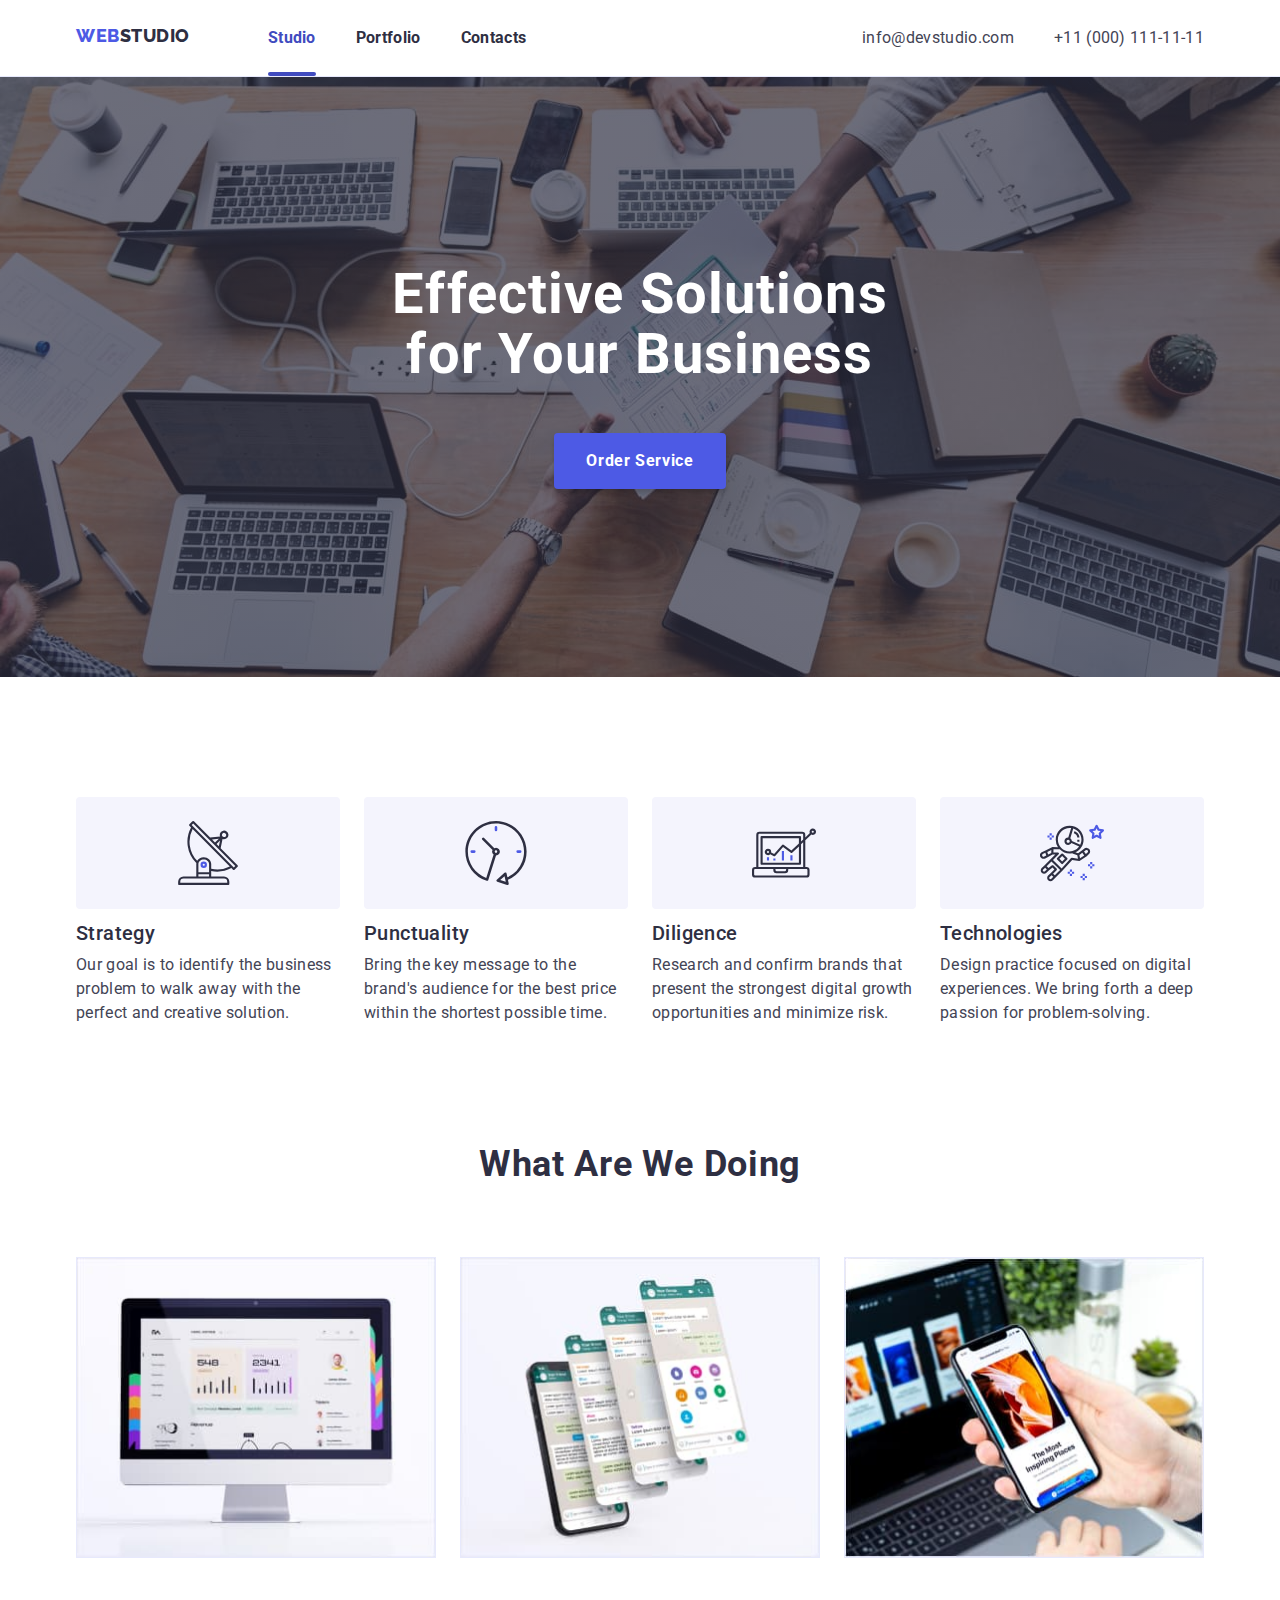
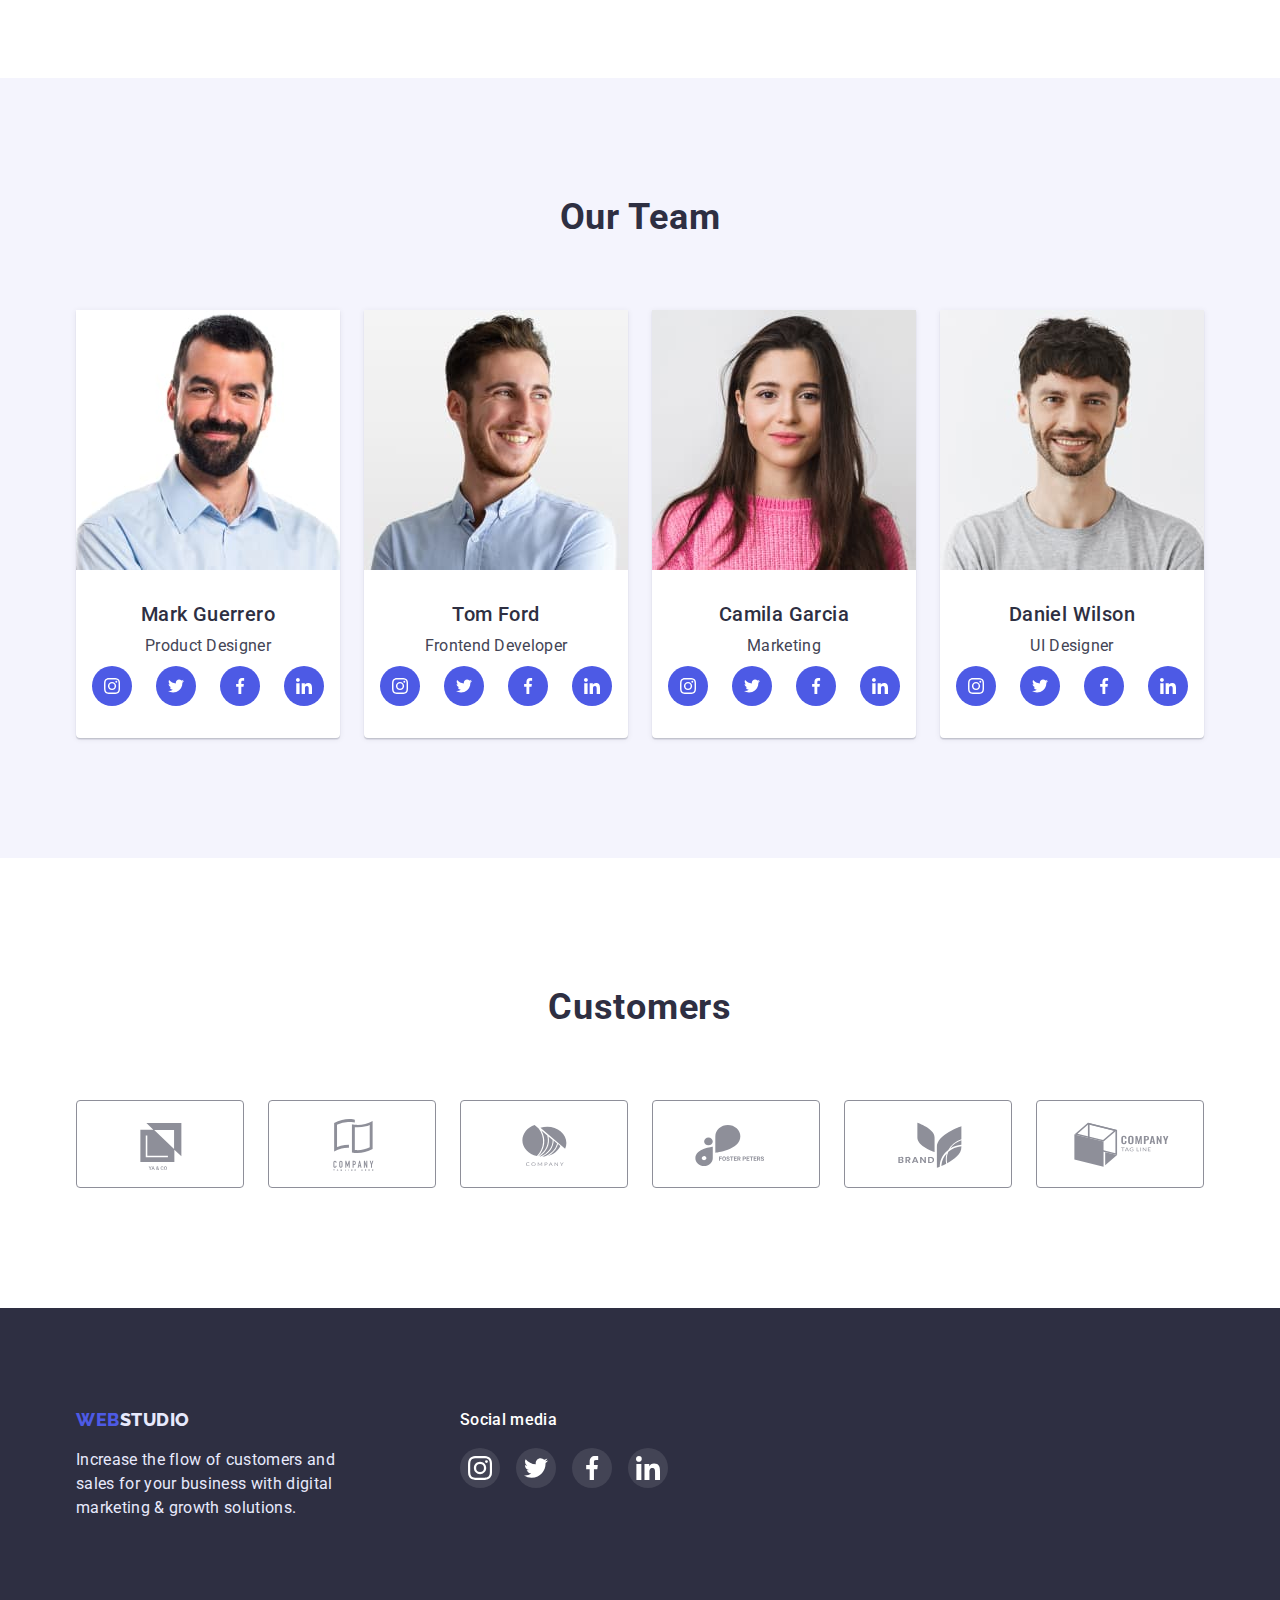
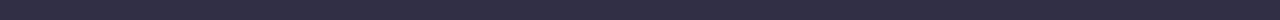
<file: index.html>
<!DOCTYPE html>
<html lang="en">
  <head>
    <meta charset="UTF-8" />
    <meta http-equiv="X-UA-Compatible" content="IE=edge" />
    <meta name="viewport" content="width=device-width, initial-scale=1.0" />
    <title>WebStudio</title>
    <link rel="preconnect" href="https://fonts.googleapis.com" />
    <link rel="preconnect" href="https://fonts.gstatic.com" crossorigin />
    <link
      href="https://fonts.googleapis.com/css2?family=Raleway:wght@800&family=Roboto:wght@400;500;700;900&display=swap"
      rel="stylesheet"
    />
    <link
      rel="stylesheet"
      href="https://cdnjs.cloudflare.com/ajax/libs/modern-normalize/1.0.0/modern-normalize.min.css"
    />
    <link rel="stylesheet" href="./css/styles.css" />
  </head>
  <body class="body">
    <!--============================== Header with navigation ==============================-->
    <header class="header">
      <div class="header-nav-conteiner container">
        <a class="header-logo link" href="./index.html">
          <span>Web</span>Studio
        </a>
        <nav class="header-navigation">
          <ul class="header-list list">
            <li class="header-item">
              <a class="header-link link current" href="./index.html">Studio</a>
            </li>
            <li class="header-item">
              <a class="header-link link" href="./portfolio.html">Portfolio</a>
            </li>
            <li class="header-item">
              <a class="header-link link" href="">Contacts</a>
            </li>
          </ul>
        </nav>
        <ul class="header-contacts list">
          <li class="header-contact-item">
            <a class="header-contact-link link" href="mailto:info@devstudio.com"
              >info@devstudio.com</a
            >
          </li>
          <li class="header-contact-item">
            <a class="header-contact-link link" href="tel:+110001111111"
              >+11 (000) 111-11-11</a
            >
          </li>
        </ul>
      </div>
    </header>
    <main>
      <!-- ================== Section 1 Effective Solutions for Your Busines ===================== -->
      <section class="solutions">
        <div class="solution-container">
          <h1 class="solutions-title">Effective Solutions for Your Business</h1>
          <button type="button" class="solution-btn btn" data-modal-open>
            Order Service
          </button>
        </div>
      </section>
      <!-- ============================== Secrtion 2 Main principles ============================== -->
      <section class="principles">
        <div class="container">
          <h2 class="visually-hidden">Main principles</h2>
          <ul class="principles-list list">
            <li class="principles-item">
              <svg class="principles-icons">
                <use href="./images/icons.svg#icon-antenna"></use>
              </svg>
              <h3 class="principles-title">Strategy</h3>
              <p class="principles-text">
                Our goal is to identify the business problem to walk away with
                the perfect and creative solution.
              </p>
            </li>
            <li class="principles-item">
              <svg class="principles-icons">
                <use href="./images/icons.svg#icon-clock"></use>
              </svg>
              <h3 class="principles-title">Punctuality</h3>
              <p class="principles-text">
                Bring the key message to the brand's audience for the best price
                within the shortest possible time.
              </p>
            </li>
            <li class="principles-item">
              <svg class="principles-icons">
                <use href="./images/icons.svg#icon-diagram"></use>
              </svg>
              <h3 class="principles-title">Diligence</h3>
              <p class="principles-text">
                Research and confirm brands that present the strongest digital
                growth opportunities and minimize risk.
              </p>
            </li>
            <li class="principles-item">
              <svg class="principles-icons">
                <use href="./images/icons.svg#icon-astronaut"></use>
              </svg>
              <h3 class="principles-title">Technologies</h3>
              <p class="principles-text">
                Design practice focused on digital experiences. We bring forth a
                deep passion for problem-solving.
              </p>
            </li>
          </ul>
        </div>
      </section>
      <!-- ============================== Section 3 What are we doing ============================== -->
      <section class="what">
        <div class="container">
          <h2 class="what-title">What are we doing</h2>
          <ul class="what-list list">
            <li class="what-item">
              <img
                src="./images/sec3im1.jpg"
                alt="Computer monitor with data charts"
                width="360"
                height="300"
              />
            </li>
            <li class="what-item">
              <img
                src="./images/sec3im2.jpg"
                alt="Smartphone with apps"
                width="360"
                height="300"
              />
            </li>
            <li class="what-item">
              <img
                src="./images/sec3im3.jpg"
                alt="Laptop and smartphone with content"
                width="360"
                height="300"
              />
            </li>
          </ul>
        </div>
      </section>
      <!-- ================================== Section 4 Our Team ================================== -->
      <section class="team">
        <div class="team-container container">
          <h2 class="team-head">Our Team</h2>
          <ul class="team-list list">
            <li class="team-item">
              <img
                src="./images/ourteam1.jpg"
                alt="Mark Guerrero photo"
                width="264"
                height="260"
              />
              <h3 class="team-name">Mark Guerrero</h3>
              <p class="team-position">Product Designer</p>
              <ul class="team-social-icon list">
                <li class="social-icon-list">
                  <a class="social-icon-link link" href="">
                    <svg class="social-icon" width="16" height="16">
                      <use href="./images/icons.svg#icon-instagram"></use>
                    </svg>
                  </a>
                </li>
                <li class="social-icon-list">
                  <a class="social-icon-link link" href="">
                    <svg class="social-icon" width="16" height="16">
                      <use href="./images/icons.svg#icon-twitter"></use>
                    </svg>
                  </a>
                </li>
                <li class="social-icon-list">
                  <a class="social-icon-link link" href="">
                    <svg class="social-icon" width="16" height="16">
                      <use href="./images/icons.svg#icon-facebook"></use>
                    </svg>
                  </a>
                </li>
                <li class="social-icon-list">
                  <a class="social-icon-link link" href="">
                    <svg class="social-icon" width="16" height="16">
                      <use href="./images/icons.svg#icon-linkedin"></use>
                    </svg>
                  </a>
                </li>
              </ul>
            </li>
            <li class="team-item">
              <img
                src="./images/ourteam2.jpg"
                alt="Tom Ford photo"
                width="264"
                height="260"
              />
              <h3 class="team-name">Tom Ford</h3>
              <p class="team-position">Frontend Developer</p>
              <ul class="team-social-icon list">
                <li class="social-icon-list">
                  <a class="social-icon-link link" href="">
                    <svg class="social-icon" width="16" height="16">
                      <use href="./images/icons.svg#icon-instagram"></use>
                    </svg>
                  </a>
                </li>
                <li class="social-icon-list">
                  <a class="social-icon-link link" href="">
                    <svg class="social-icon" width="16" height="16">
                      <use href="./images/icons.svg#icon-twitter"></use>
                    </svg>
                  </a>
                </li>
                <li class="social-icon-list">
                  <a class="social-icon-link link" href="">
                    <svg class="social-icon" width="16" height="16">
                      <use href="./images/icons.svg#icon-facebook"></use>
                    </svg>
                  </a>
                </li>
                <li class="social-icon-list">
                  <a class="social-icon-link link" href="">
                    <svg class="social-icon" width="16" height="16">
                      <use href="./images/icons.svg#icon-linkedin"></use>
                    </svg>
                  </a>
                </li>
              </ul>
            </li>
            <li class="team-item">
              <img
                src="./images/ourteam3.jpg"
                alt="Camila Garcia photo"
                width="264"
                height="260"
              />
              <h3 class="team-name">Camila Garcia</h3>
              <p class="team-position">Marketing</p>
              <ul class="team-social-icon list">
                <li class="social-icon-list">
                  <a class="social-icon-link link" href="">
                    <svg class="social-icon" width="16" height="16">
                      <use href="./images/icons.svg#icon-instagram"></use>
                    </svg>
                  </a>
                </li>
                <li class="social-icon-list">
                  <a class="social-icon-link link" href="">
                    <svg class="social-icon" width="16" height="16">
                      <use href="./images/icons.svg#icon-twitter"></use>
                    </svg>
                  </a>
                </li>
                <li class="social-icon-list">
                  <a class="social-icon-link link" href="">
                    <svg class="social-icon" width="16" height="16">
                      <use href="./images/icons.svg#icon-facebook"></use>
                    </svg>
                  </a>
                </li>
                <li class="social-icon-list">
                  <a class="social-icon-link link" href=""
                    ><svg class="social-icon" width="16" height="16">
                      <use href="./images/icons.svg#icon-linkedin"></use>
                    </svg>
                  </a>
                </li>
              </ul>
            </li>
            <li class="team-item">
              <img
                src="./images/ourteam4.jpg"
                alt="Daniel Wilson photo"
                width="264"
                height="260"
              />
              <h3 class="team-name">Daniel Wilson</h3>
              <p class="team-position">UI Designer</p>
              <ul class="team-social-icon list">
                <li class="social-icon-list">
                  <a class="social-icon-link link" href="">
                    <svg class="social-icon" width="16" height="16">
                      <use href="./images/icons.svg#icon-instagram"></use>
                    </svg>
                  </a>
                </li>
                <li class="social-icon-list">
                  <a class="social-icon-link link" href="">
                    <svg class="social-icon" width="16" height="16">
                      <use href="./images/icons.svg#icon-twitter"></use>
                    </svg>
                  </a>
                </li>
                <li class="social-icon-list">
                  <a class="social-icon-link link" href="">
                    <svg class="social-icon" width="16" height="16">
                      <use href="./images/icons.svg#icon-facebook"></use>
                    </svg>
                  </a>
                </li>
                <li class="social-icon-list">
                  <a class="social-icon-link link" href="">
                    <svg class="social-icon" width="16" height="16">
                      <use href="./images/icons.svg#icon-linkedin"></use>
                    </svg>
                  </a>
                </li>
              </ul>
            </li>
          </ul>
        </div>
      </section>
    </main>
    <!-- ==================================Customers section ==================================-->
    <section class="customers">
      <div class="customers-container container">
        <h1 class="customers-title">Customers</h1>
        <ul class="customer-list list">
          <li class="customer-item">
            <a class="customer-link link" href="">
              <svg class="customer-icon" width="104" height="56">
                <use href="./images/icons.svg#icon-logo-0"></use>
              </svg>
            </a>
          </li>
          <li class="customer-item">
            <a class="customer-link link" href="">
              <svg class="customer-icon" width="104" height="56">
                <use href="./images/icons.svg#icon-logo-1"></use>
              </svg>
            </a>
          </li>
          <li class="customer-item">
            <a class="customer-link link" href="">
              <svg class="customer-icon" width="104" height="56">
                <use href="./images/icons.svg#icon-logo-2"></use>
              </svg>
            </a>
          </li>
          <li class="customer-item">
            <a class="customer-link link" href="">
              <svg class="customer-icon" width="104" height="56">
                <use href="./images/icons.svg#icon-logo-3"></use>
              </svg>
            </a>
          </li>
          <li class="customer-item">
            <a class="customer-link link" href="">
              <svg class="customer-icon" width="104" height="56">
                <use href="./images/icons.svg#icon-logo-4"></use>
              </svg>
            </a>
          </li>
          <li class="customer-item">
            <a class="customer-link link" href="">
              <svg class="customer-icon" width="104" height="56">
                <use href="./images/icons.svg#icon-logo-5"></use>
              </svg>
            </a>
          </li>
        </ul>
      </div>
    </section>
    <!-- ================================== Footer section ================================== -->
    <footer class="footer">
      <div class="footer-container container">
        <div class="footer-logo-slogan">
          <a class="footer-logo link" href="./index.html">
            <span>Web</span>Studio
          </a>
          <p class="footer-text">
            Increase the flow of customers and sales for your business with
            digital marketing & growth solutions.
          </p>
        </div>
        <div class="social-media">
          <p class="social-media-title">Social media</p>
          <ul class="social-media-list list">
            <li class="social-media-item">
              <a class="social-media-link link" href="">
                <svg class="social-media-icon" width="24" height="24">
                  <use href="./images/icons.svg#icon-instagram"></use>
                </svg>
              </a>
            </li>
            <li class="social-media-item">
              <a class="social-media-link link" href="">
                <svg class="social-media-icon" width="24" height="24">
                  <use href="./images/icons.svg#icon-twitter"></use>
                </svg>
              </a>
            </li>
            <li class="social-media-item">
              <a class="social-media-link link" href="">
                <svg class="social-media-icon" width="24" height="24">
                  <use href="./images/icons.svg#icon-facebook"></use>
                </svg>
              </a>
            </li>
            <li class="social-media-item">
              <a class="social-media-link link" href="">
                <svg class="social-media-icon" width="24" height="24">
                  <use href="./images/icons.svg#icon-linkedin"></use>
                </svg>
              </a>
            </li>
          </ul>
        </div>
      </div>
    </footer>
    <div class="backdrop is-hidden" data-modal>
      <div class="modal">
        <button type="button" class="modal-close-btn" data-modal-close>
          <svg class="modal-close-icon" width="24" height="24">
            <use href="./images/icons.svg#icon-modal-close"></use>
          </svg>
        </button>
      </div>
    </div>
    <script src="./js/modal.js"></script>
  </body>
</html>
</file>
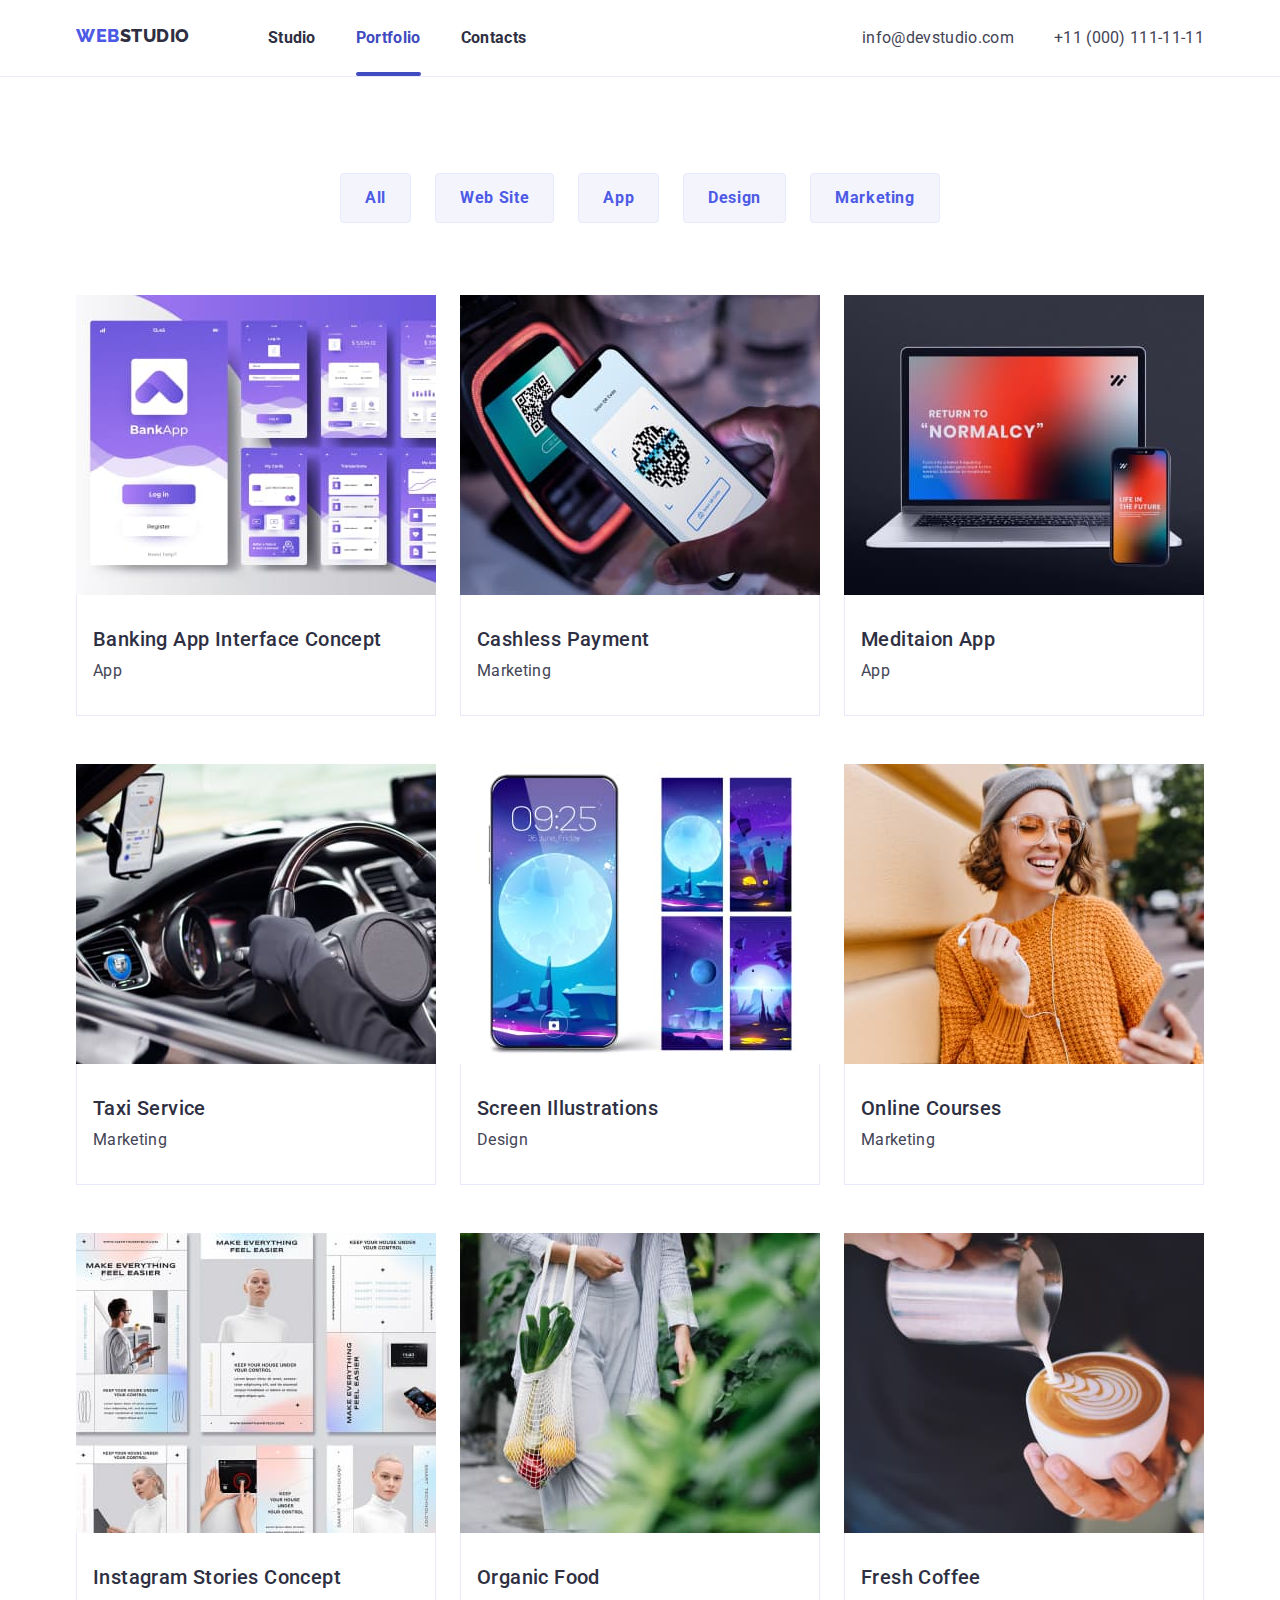
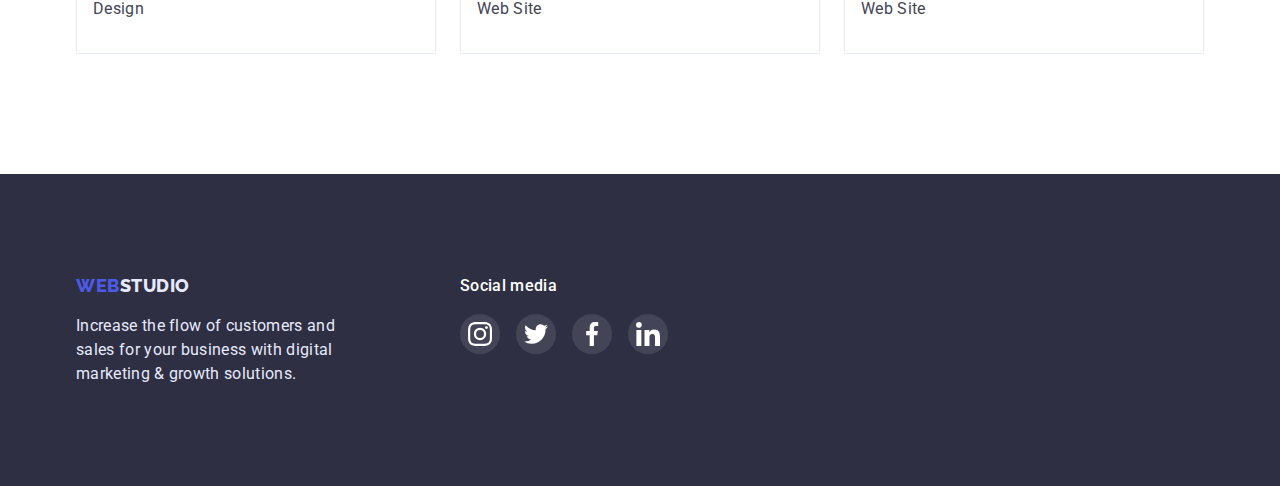
<file: portfolio.html>
<!DOCTYPE html>
<html lang="en">
  <head>
    <meta charset="UTF-8" />
    <meta http-equiv="X-UA-Compatible" content="IE=edge" />
    <meta name="viewport" content="width=device-width, initial-scale=1.0" />
    <title>WebStudio | Portfolio</title>
    <link rel="preconnect" href="https://fonts.googleapis.com" />
    <link rel="preconnect" href="https://fonts.gstatic.com" crossorigin />
    <link
      href="https://fonts.googleapis.com/css2?family=Raleway:wght@800&family=Roboto:wght@400;500;700;900&display=swap"
      rel="stylesheet"
    />
    <link
      rel="stylesheet"
      href="https://cdnjs.cloudflare.com/ajax/libs/modern-normalize/1.0.0/modern-normalize.min.css"
    />
    <link rel="stylesheet" href="./css/styles.css" />
  </head>
  <body class="body">
    <!--============================== Header with navigation ==============================-->
    <header class="header">
      <div class="header-nav-conteiner container">
        <a class="header-logo link" href="./index.html">
          <span>Web</span>Studio
        </a>
        <nav class="header-navigation">
          <ul class="header-list list">
            <li class="header-item">
              <a class="header-link link" href="./index.html">Studio</a>
            </li>
            <li class="header-item">
              <a class="header-link link current" href="./portfolio.html"
                >Portfolio</a
              >
            </li>
            <li class="header-item">
              <a class="header-link link" href="">Contacts</a>
            </li>
          </ul>
        </nav>
        <ul class="header-contacts list">
          <li class="header-contact-item">
            <a class="header-contact-link link" href="mailto:info@devstudio.com"
              >info@devstudio.com</a
            >
          </li>
          <li class="header-contact-item">
            <a class="header-contact-link link" href="tel:+110001111111"
              >+11 (000) 111-11-11</a
            >
          </li>
        </ul>
      </div>
    </header>
    <main>
      <!-- ============================== Section 1 Filters ============================== -->

      <section class="solutions-portfolio">
        <div class="container">
          <h1 class="visually-hidden">Solutions</h1>
          <ul class="solutions-filter-list list">
            <li class="solutions-filter-item">
              <button type="button" class="solutions-filter-btn">All</button>
            </li>
            <li class="solutions-filter-item">
              <button type="button" class="solutions-filter-btn">
                Web Site
              </button>
            </li>
            <li class="solutions-filter-item">
              <button type="button" class="solutions-filter-btn">App</button>
            </li>
            <li class="solutions-filter-item">
              <button type="button" class="solutions-filter-btn">Design</button>
            </li>
            <li class="solutions-filter-item">
              <button type="button" class="solutions-filter-btn">
                Marketing
              </button>
            </li>
          </ul>
          <!-- ============================= Subsection 1 cards ============================= -->
          <ul class="solutions-result list">
            <li class="solution-result-item">
              <a href="" class="solution-result-wrap link">
                <div class="solution-picture-overlay">
                  <img
                    src="./images/banking-app-interface-concept.jpg"
                    alt="Banking App Interface screenshots"
                    width="360"
                    height="300"
                  />
                  <p class="solution-overlay-text">
                    14 Stylish and User-Friendly App Design Concepts · Task
                    Manager App · Calorie Tracker App · Exotic Fruit Ecommerce
                    App · Cloud Storage App Lorem ipsum dolor sit amet
                    consectetur adipisicing elit. Fugit asperiores laudantium
                    fugiat pariatur, nam dolores corporis incidunt. Nostrum in
                    nihil praesentium, rem non blanditiis dolores laborum illo
                    adipisci dolore eaque!
                  </p>
                </div>
                <div class="solution-item-wrap">
                  <h2 class="solution-result-title">
                    Banking App Interface Concept
                  </h2>
                  <p class="solution-result-text">App</p>
                </div>
              </a>
            </li>
            <li class="solution-result-item">
              <a href="" class="solution-result-wrap link">
                <div class="solution-picture-overlay">
                  <img
                    src="./images/cashless-payment.jpg"
                    alt="Smartphone and bank terminal"
                    width="360"
                    height="300"
                  />
                  <p class="solution-overlay-text">
                    14 Stylish and User-Friendly App Design Concepts · Task
                    Manager App · Calorie Tracker App · Exotic Fruit Ecommerce
                    App · Cloud Storage App
                  </p>
                </div>
                <div class="solution-item-wrap">
                  <h2 class="solution-result-title">Cashless Payment</h2>
                  <p class="solution-result-text">Marketing</p>
                </div>
              </a>
            </li>
            <li class="solution-result-item">
              <a href="" class="solution-result-wrap link">
                <div class="solution-picture-overlay">
                  <img
                    src="./images/meditaion-app.jpg"
                    alt="Laptop and smartphone with Meditaion app"
                    width="360"
                    height="300"
                  />
                  <p class="solution-overlay-text">
                    14 Stylish and User-Friendly App Design Concepts · Task
                    Manager App · Calorie Tracker App · Exotic Fruit Ecommerce
                    App · Cloud Storage App
                  </p>
                </div>
                <div class="solution-item-wrap">
                  <h2 class="solution-result-title">Meditaion App</h2>
                  <p class="solution-result-text">App</p>
                </div>
              </a>
            </li>
            <li class="solution-result-item">
              <a href="" class="solution-result-wrap link">
                <div class="solution-picture-overlay">
                  <img
                    src="./images/taxi-service.jpg"
                    alt="Taxi dashboard"
                    width="360"
                    height="300"
                  />
                  <p class="solution-overlay-text">
                    14 Stylish and User-Friendly App Design Concepts · Task
                    Manager App · Calorie Tracker App · Exotic Fruit Ecommerce
                    App · Cloud Storage App
                  </p>
                </div>
                <div class="solution-item-wrap">
                  <h2 class="solution-result-title">Taxi Service</h2>
                  <p class="solution-result-text">Marketing</p>
                </div>
              </a>
            </li>
            <li class="solution-result-item">
              <a href="" class="solution-result-wrap link">
                <div class="solution-picture-overlay">
                  <img
                    src="./images/screen-illustrations.jpg"
                    alt="Screen Illustrations art"
                    width="360"
                    height="300"
                  />
                  <p class="solution-overlay-text">
                    14 Stylish and User-Friendly App Design Concepts · Task
                    Manager App · Calorie Tracker App · Exotic Fruit Ecommerce
                    App · Cloud Storage App
                  </p>
                </div>
                <div class="solution-item-wrap">
                  <h2 class="solution-result-title">Screen Illustrations</h2>
                  <p class="solution-result-text">Design</p>
                </div>
              </a>
            </li>
            <li class="solution-result-item">
              <a href="" class="solution-result-wrap link">
                <div class="solution-picture-overlay">
                  <img
                    src="./images/online-courses.jpg"
                    alt="Student girl"
                    width="360"
                    height="300"
                  />
                  <p class="solution-overlay-text">
                    14 Stylish and User-Friendly App Design Concepts · Task
                    Manager App · Calorie Tracker App · Exotic Fruit Ecommerce
                    App · Cloud Storage App
                  </p>
                </div>
                <div class="solution-item-wrap">
                  <h2 class="solution-result-title">Online Courses</h2>
                  <p class="solution-result-text">Marketing</p>
                </div>
              </a>
            </li>
            <li class="solution-result-item">
              <a href="" class="solution-result-wrap link">
                <div class="solution-picture-overlay">
                  <img
                    src="./images/instagram-stories-concept.jpg"
                    alt="Samples of Instagram Stories"
                    width="360"
                    height="300"
                  />
                  <p class="solution-overlay-text">
                    14 Stylish and User-Friendly App Design Concepts · Task
                    Manager App · Calorie Tracker App · Exotic Fruit Ecommerce
                    App · Cloud Storage App
                  </p>
                </div>
                <div class="solution-item-wrap">
                  <h2 class="solution-result-title">
                    Instagram Stories Concept
                  </h2>
                  <p class="solution-result-text">Design</p>
                </div>
              </a>
            </li>
            <li class="solution-result-item">
              <a href="" class="solution-result-wrap link">
                <div class="solution-picture-overlay">
                  <img
                    src="./images/organic-food.jpg"
                    alt="Organic Food in the bag"
                    width="360"
                    height="300"
                  />
                  <p class="solution-overlay-text">
                    14 Stylish and User-Friendly App Design Concepts · Task
                    Manager App · Calorie Tracker App · Exotic Fruit Ecommerce
                    App · Cloud Storage App
                  </p>
                </div>
                <div class="solution-item-wrap">
                  <h2 class="solution-result-title">Organic Food</h2>
                  <p class="solution-result-text">Web Site</p>
                </div>
              </a>
            </li>
            <li class="solution-result-item">
              <a href="" class="solution-result-wrap link">
                <div class="solution-picture-overlay">
                  <img
                    src="./images/fresh-coffee.jpg"
                    alt=""
                    width="360"
                    height="300"
                  />
                  <p class="solution-overlay-text">
                    14 Stylish and User-Friendly App Design Concepts · Task
                    Manager App · Calorie Tracker App · Exotic Fruit Ecommerce
                    App · Cloud Storage App
                  </p>
                </div>
                <div class="solution-item-wrap">
                  <h2 class="solution-result-title">Fresh Coffee</h2>
                  <p class="solution-result-text">Web Site</p>
                </div>
              </a>
            </li>
          </ul>
        </div>
      </section>
    </main>
    <!-- ================================== Footer section ================================== -->
    <footer class="footer">
      <div class="footer-container container">
        <div class="footer-logo-slogan">
          <a class="footer-logo link" href="./index.html">
            <span>Web</span>Studio
          </a>
          <p class="footer-text">
            Increase the flow of customers and sales for your business with
            digital marketing & growth solutions.
          </p>
        </div>
        <div class="social-media">
          <p class="social-media-title">Social media</p>
          <ul class="social-media-list list">
            <li class="social-media-item">
              <a class="social-media-link link" href="">
                <svg class="social-media-icon" width="24" height="24">
                  <use href="./images/icons.svg#icon-instagram"></use>
                </svg>
              </a>
            </li>
            <li class="social-media-item">
              <a class="social-media-link link" href="">
                <svg class="social-media-icon" width="24" height="24">
                  <use href="./images/icons.svg#icon-twitter"></use>
                </svg>
              </a>
            </li>
            <li class="social-media-item">
              <a class="social-media-link link" href="">
                <svg class="social-media-icon" width="24" height="24">
                  <use href="./images/icons.svg#icon-facebook"></use>
                </svg>
              </a>
            </li>
            <li class="social-media-item">
              <a class="social-media-link link" href="">
                <svg class="social-media-icon" width="24" height="24">
                  <use href="./images/icons.svg#icon-linkedin"></use>
                </svg>
              </a>
            </li>
          </ul>
        </div>
      </div>
    </footer>
  </body>
</html>
</file>
<file: css/styles.css>
:root {
  --primary-brand-color: #4d5ae5;
  --pressed-state-color: #404bbf;
  --dakr-overlays-headings: #2e2f42;
  --body-text-color: #434455;
  --subtle-text-color: #8e8f99;
  --accent-background-color: #e7e9fc;
  --light-bacground-color: #f4f4fd;
  --primary-background-color: #ffffff;
}

.visually-hidden {
  position: absolute;
  width: 1px;
  height: 1px;
  margin: -1px;
  border: 0;
  padding: 0;
  white-space: nowrap;
  clip-path: inset(100%);
  clip: rect(0 0 0 0);
  overflow: hidden;
}

h1,
h2,
h3,
h4,
p {
  margin-top: 0;
  margin-bottom: 0;
}
button {
  cursor: pointer;
}
ul,
ol {
  margin-top: 0;
  margin-bottom: 0;
  padding-left: 0;
}

img {
  display: block;
  max-width: 100%;
  height: auto;
}

*,
*::before,
*::after {
  box-sizing: border-box;
}

.container {
  width: 1158px;
  margin-left: auto;
  margin-right: auto;
  padding-left: 15px;
  padding-right: 15px;
}

/* ========================================== Body ==========================================  */

body {
  font-family: "Roboto", sans-serif;
  color: var(--body-text-color);
}

.link {
  text-decoration: none;
}

.list {
  list-style: none;
}
/* ========================================== /Body ==========================================  */

/*========================================== Header ==========================================*/
.header {
  background-color: var(--primary-background-color);
  border-bottom: 1px solid var(--accent-background-color);
}

.header-logo {
  display: block;
  font-family: "Raleway", sans-serif;
  font-style: normal;
  font-weight: 800;
  font-size: 18px;
  line-height: calc(24 / 18);
  letter-spacing: 0.03em;
  text-transform: uppercase;
  color: var(--dakr-overlays-headings);
  margin-right: 78px;
  padding-top: 24px;
  padding-bottom: 28px;
}

.header-logo > span {
  color: var(--primary-brand-color);
}

.header-nav-conteiner {
  display: flex;
  align-items: center;
}

.header-list {
  display: flex;
  gap: 40px;
}

.header-item {
}

.header-link {
  position: relative;
  font-weight: 700;
  font-size: 16px;
  line-height: 1.5;
  letter-spacing: 0.02em;
  color: var(--dakr-overlays-headings);
  padding-top: 24px;
  padding-bottom: 28px;
  transition: color 250ms cubic-bezier(0.4, 0, 0.2, 1);
}

.header-link.current {
  color: var(--pressed-state-color);
}

.header-link.current::after {
  content: "";
  position: absolute;
  left: 0;
  bottom: -1.4px;
  width: 100%;
  height: 4px;
  background: var(--pressed-state-color);
  border-radius: 2px;
  opacity: 1;
}

.header-link:hover,
.header-link:focus {
  color: var(--pressed-state-color);
}

.header-contacts {
  display: flex;
  align-items: center;
  gap: 40px;
  margin-left: auto;
}

.header-contact-link {
  font-weight: 400;
  font-size: 16px;
  line-height: 1.5;
  letter-spacing: 0.02em;
  color: var(--body-text-color);
  text-decoration: none;
  padding-top: 24px;
  padding-bottom: 28px;
  transition: color 250ms cubic-bezier(0.4, 0, 0.2, 1);
}

.header-contact-link:hover,
.header-contact-link:focus {
  color: var(--pressed-state-color);
}
/*========================================== /Header ==========================================*/

/* =====================Section 1 Effective Solutions for Your Business===================== */

.solutions {
}

.solution-container {
  margin: 0 auto;
  max-width: 1440px;
  height: 600px;
  background-color: var(--dakr-overlays-headings);
  background-image: linear-gradient(
      rgba(46, 47, 66, 0.7),
      rgba(46, 47, 66, 0.7)
    ),
    url(../images/people-office.jpg);
  background-size: cover;
  background-position: center;
  padding-top: 188px;
  padding-bottom: 188px;
  text-align: center;
}

.solutions-title {
  margin: 0 auto;
  margin-bottom: 48px;
  max-width: 496px;
  font-weight: 700;
  font-size: 56px;
  line-height: 1.07;
  letter-spacing: 0.02em;
  color: var(--primary-background-color);
}

.solution-btn {
  display: inline-block;
  margin: 0 auto;
  font-family: inherit;
  font-weight: 700;
  font-size: 16px;
  line-height: 1.19;
  letter-spacing: 0.04em;
  color: var(--primary-background-color);
  background-color: var(--primary-brand-color);
  box-shadow: 0px 4px 4px rgba(0, 0, 0, 0.15);

  padding: 16px 32px;
  min-width: 169px;
  height: 56px;
  border: none;
  border-radius: 4px;
  transition: background-color 250ms cubic-bezier(0.4, 0, 0.2, 1);
}

.solution-btn:focus,
.solution-btn:hover {
  background-color: var(--pressed-state-color);
}
/* =====================/Section 1 Effective Solutions for Your Business===================== */

/*================================ Secrtion 2 Main principles ================================*/

.principles-list {
  padding-top: 120px;
  padding-bottom: 60px;
  background-color: var(--primary-background-color);
  display: flex;
  justify-content: center;
  align-items: center;
  gap: 24px;
}

.principles-item {
  max-width: 264px;
}

.principles-title {
  font-weight: 500;
  font-size: 20px;
  line-height: 1.2;
  letter-spacing: 0.02em;
  color: var(--dakr-overlays-headings);
  margin-bottom: 8px;
}

.principles-text {
  font-size: 16px;
  font-weight: 400;
  line-height: 1.5;
  letter-spacing: 0.02em;
  width: 264px;
}

.principles-icons {
  padding: 24px 100px;
  background: #f4f4fd;
  border-radius: 4px;
  margin-bottom: 8px;
  width: 264px;
  height: 112px;
}

/*================================ /Secrtion 2 Main principles ================================*/

/*=============================== Section 3 What are we doing ===============================*/

.what {
  padding-top: 60px;
  padding-bottom: 120px;
  background-color: var(--primary-background-color);
}

.what-title {
  margin-bottom: 72px;
  font-weight: 700;
  font-size: 36px;
  line-height: 1.11;
  text-align: center;
  letter-spacing: 0.02em;
  text-transform: capitalize;
  color: var(--dakr-overlays-headings);
}

.what-list {
  display: flex;
  justify-content: center;
  align-content: center;
  gap: 24px;
}

.what-item {
  width: 360px;
  border: 1px solid var(--accent-background-color);
}

/*==================================== Section 4 Our Team ====================================*/

.team {
  background-color: var(--light-bacground-color);
  padding-top: 120px;
  padding-bottom: 120px;
}

.team-container {
}

.team-head {
  margin-bottom: 72px;
  font-weight: 700;
  font-size: 36px;
  line-height: 1.11;
  text-align: center;
  letter-spacing: 0.02em;
  text-transform: capitalize;
  color: var(--dakr-overlays-headings);
}

.team-list {
  display: flex;
  gap: 24px;
}

.team-item {
  width: 264px;
  background-color: var(--primary-background-color);
  padding-bottom: 32px;
  border-radius: 0px 0px 4px 4px;
  box-shadow: 0px 1px 6px rgba(46, 47, 66, 0.08),
    0px 1px 1px rgba(46, 47, 66, 0.16), 0px 2px 1px rgba(46, 47, 66, 0.08);
}
.team-list-wrap {
}

.team-name {
  margin-top: 32px;
  font-weight: 500;
  font-size: 20px;
  line-height: 1.2;
  text-align: center;
  letter-spacing: 0.02em;
  color: var(--dakr-overlays-headings);
}

.team-position {
  margin-top: 8px;
  margin-bottom: 8px;
  font-size: 16px;
  line-height: 1.5;
  text-align: center;
  letter-spacing: 0.02em;
  color: var(--body-text-color);
}

.team-social-icon {
  display: flex;
  gap: 24px;
  justify-content: center;
  align-content: center;
}

.social-icon-list {
  width: 40px;
  height: 40px;
}

.social-icon-link {
  width: 100%;
  height: 100%;
  border-radius: 50%;
  background: var(--primary-brand-color);
  display: flex;
  align-items: center;
  justify-content: center;
  transition: background-color 250ms cubic-bezier(0.4, 0, 0.2, 1);
}

.social-icon-link:hover,
.social-icon-link:focus {
  background-color: var(--pressed-state-color);
}

.social-icon {
  fill: var(--primary-background-color);
}

/*====================================== Customers section ======================================*/

.customers {
  background-color: var(--primary-background-color);
}
.customers-container {
  padding-top: 130px;
  padding-bottom: 120px;
  text-align: center;
}

.customers-title {
  font-weight: 700;
  font-size: 36px;
  line-height: 1.11;
  text-align: center;
  letter-spacing: 0.02em;
  text-transform: capitalize;
  color: var(--dakr-overlays-headings);
  margin-bottom: 72px;
}

.customer-list {
  display: flex;
  justify-content: center;
  align-items: center;
  gap: 24px;
}

.customer-item {
}

.customer-link {
  display: flex;
  justify-content: center;
  align-items: center;
  width: 168px;
  height: 88px;
  border: 1px solid var(--subtle-text-color);
  border-radius: 4px;
  transition: border 250ms cubic-bezier(0.4, 0, 0.2, 1);
}

.customer-icon {
  fill: var(--subtle-text-color);
  transition: fill 250ms cubic-bezier(0.4, 0, 0.2, 1);
}

.customer-link:hover,
.customer-link:focus {
  border: 1px solid var(--pressed-state-color);
}

.customer-link:hover .customer-icon,
.customer-link:focus .customer-icon {
  fill: var(--pressed-state-color);
}
/*====================================== Footer section ======================================*/

.footer {
  color: var(--accent-background-color);
  background-color: var(--dakr-overlays-headings);
  padding-top: 100px;
  padding-bottom: 100px;
}

.footer-container {
  display: flex;
}
.footer-logo {
  font-family: "Raleway", sans-serif;
  font-style: normal;
  font-weight: 800;
  font-size: 18px;
  line-height: calc(24 / 18);
  letter-spacing: 0.03em;
  text-transform: uppercase;
  color: inherit;
}

.footer-logo > span {
  color: var(--primary-brand-color);
}

.footer-text {
  margin-top: 16px;
  max-width: 264px;
  font-size: 16px;
  line-height: 1.5;
  letter-spacing: 0.02em;
}

.social-media {
  margin-left: 120px;
}
.social-media-title {
  font-weight: 500;
  font-size: 16px;
  line-height: 1.5;
  letter-spacing: 0.02em;
  color: var(--primary-background-color);
  margin-bottom: 16px;
}

.social-media-list {
  display: flex;
  justify-content: center;
  align-items: center;
  gap: 16px;
}

.social-media-item {
}
.social-media-link {
  display: flex;
  justify-content: center;
  align-items: center;

  width: 40px;
  height: 40px;
  border-radius: 50%;
  background: rgba(255, 255, 255, 0.1);
  transition: background-color 250ms cubic-bezier(0.4, 0, 0.2, 1);
}

.social-media-link:hover,
.social-media-link:focus {
  background-color: #31d0aa;
}

.social-media-icon {
  fill: var(--primary-background-color);
}

/* =========================================Backdrop========================================= */

.backdrop {
  position: fixed;
  z-index: 100;
  top: 0;
  left: 0;
  width: 100%;
  height: 100%;
  background-color: rgba(46, 47, 66, 0.4);
  transition: opacity 250ms cubic-bezier(0.4, 0, 0.2, 1),
    visibility 250ms cubic-bezier(0.4, 0, 0.2, 1);
}
.modal {
  position: absolute;
  left: 50%;
  top: 50%;
  transform: translate(-50%, -50%);
  width: 408px;
  height: 576px;
  background: #fcfcfc;
  box-shadow: 0px 1px 1px rgba(0, 0, 0, 0.14), 0px 1px 3px rgba(0, 0, 0, 0.12),
    0px 2px 1px rgba(0, 0, 0, 0.2);
  border-radius: 4px;
}
.modal-close-btn {
  position: absolute;
  top: 20px;
  right: 24px;
  display: flex;
  justify-content: center;
  align-items: center;
  width: 24px;
  height: 24px;
  background-color: #e7e9fc;
  border-radius: 50%;
  border: 1px solid rgba(0, 0, 0, 0.1);
  transition: background-color 250ms cubic-bezier(0.4, 0, 0.2, 1),
    border 250ms cubic-bezier(0.4, 0, 0.2, 1);
}

.modal-close-icon {
  fill: #000000;
  transition: fill 250ms cubic-bezier(0.4, 0, 0.2, 1);
}

.modal-close-btn:hover,
.modal-close-btn:focus {
  background-color: var(--pressed-state-color);
  border: none;
}

.modal-close-btn:hover .modal-close-icon,
.modal-close-btn:focus .modal-close-icon {
  fill: var(--primary-background-color);
}

.backdrop.is-hidden {
  opacity: 0;
  visibility: hidden;
  pointer-events: none;
}

/*====================================== Potrfolio.html ======================================*/

.solutions-portfolio {
  background-color: var(--primary-background-color);
  padding-top: 96px;
  padding-bottom: 120px;
}

/*===================================== Section 1 Filters =====================================*/

.solutions-filter-list {
  display: flex;
  justify-content: center;
  align-items: center;
  gap: 24px;
  margin-bottom: 72px;
}

.solutions-filter-btn {
  font-weight: 700;
  font-size: 16px;
  line-height: 1.5;
  text-align: center;
  letter-spacing: 0.04em;
  color: var(--primary-brand-color);
  background-color: var(--light-bacground-color);

  padding: 12px 24px;

  border: 1px solid var(--accent-background-color);
  border-radius: 4px;
  transition: color 250ms cubic-bezier(0.4, 0, 0.2, 1),
    background-color 250ms cubic-bezier(0.4, 0, 0.2, 1),
    border 250ms cubic-bezier(0.4, 0, 0.2, 1),
    box-shadow 250ms cubic-bezier(0.4, 0, 0.2, 1);
}

.solutions-filter-btn:hover,
.solutions-filter-btn:focus {
  color: var(--primary-background-color);
  background-color: var(--pressed-state-color);
  border: 1px solid var(--pressed-state-color);
  box-shadow: 0px 3px 1px rgba(0, 0, 0, 0.1), 0px 2px 1px rgba(0, 0, 0, 0.08),
    0px 2px 2px rgba(0, 0, 0, 0.12);
}

/*===================================== Subsection 1 cards =====================================*/

.solutions-result {
  display: flex;
  flex-wrap: wrap;
  gap: 48px 24px;
  background-color: var(--primary-background-color);
}

.solution-result-item {
  width: 360px;
  transition: box-shadow 250ms cubic-bezier(0.4, 0, 0.2, 1);
}

.solution-result-wrap {
  display: block;
}

.solution-picture-overlay {
  position: relative;
  overflow: hidden;
}

.solution-overlay-text {
  position: absolute;
  transform: translateY(100%);
  overflow: auto;
  left: 0px;
  top: 0px;
  width: 100%;
  height: 100%;
  transition: transform 250ms cubic-bezier(0.4, 0, 0.2, 1);

  background-color: #4d5ae5;
  font-size: 16px;
  line-height: 1.5;
  letter-spacing: 0.02em;
  color: #f4f4fd;
  padding: 40px 32px;
}

.solution-result-item:hover,
.solution-result-item:focus {
  box-shadow: 0px 1px 6px rgba(46, 47, 66, 0.08);
}

.solution-result-wrap:hover .solution-overlay-text,
.solution-result-wrap:focus .solution-overlay-text {
  transform: translateY(0);
}

.solution-item-wrap {
  padding: 32px 16px;
  border: 1px solid var(--accent-background-color);
  border-top: none;
  background-color: var(--primary-background-color);
}
.solution-result-title {
  margin-bottom: 8px;
  font-weight: 500;
  font-size: 20px;
  line-height: 1.2;
  letter-spacing: 0.02em;
  color: var(--dakr-overlays-headings);
}

.solution-result-text {
  font-weight: 400;
  font-size: 16px;
  line-height: 1.5;
  letter-spacing: 0.02em;
  color: var(--body-text-color);
}
</file>
